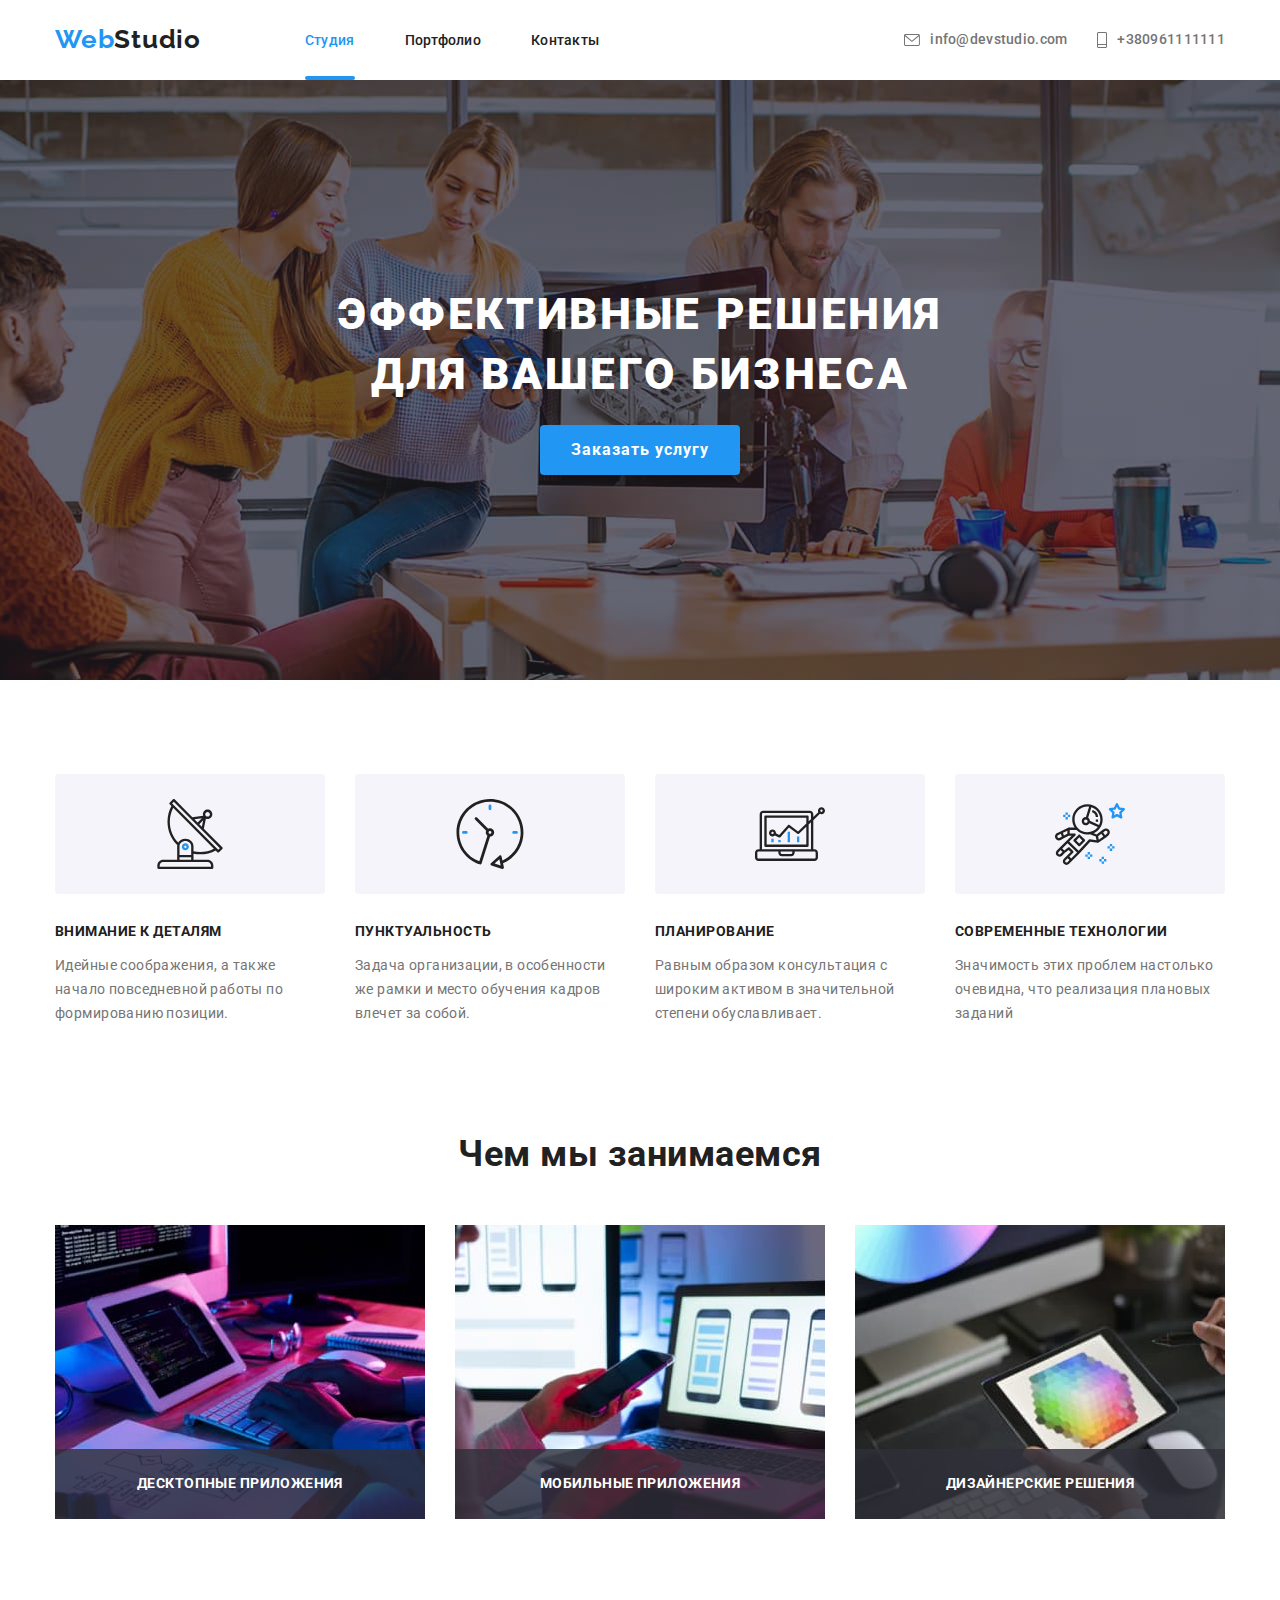
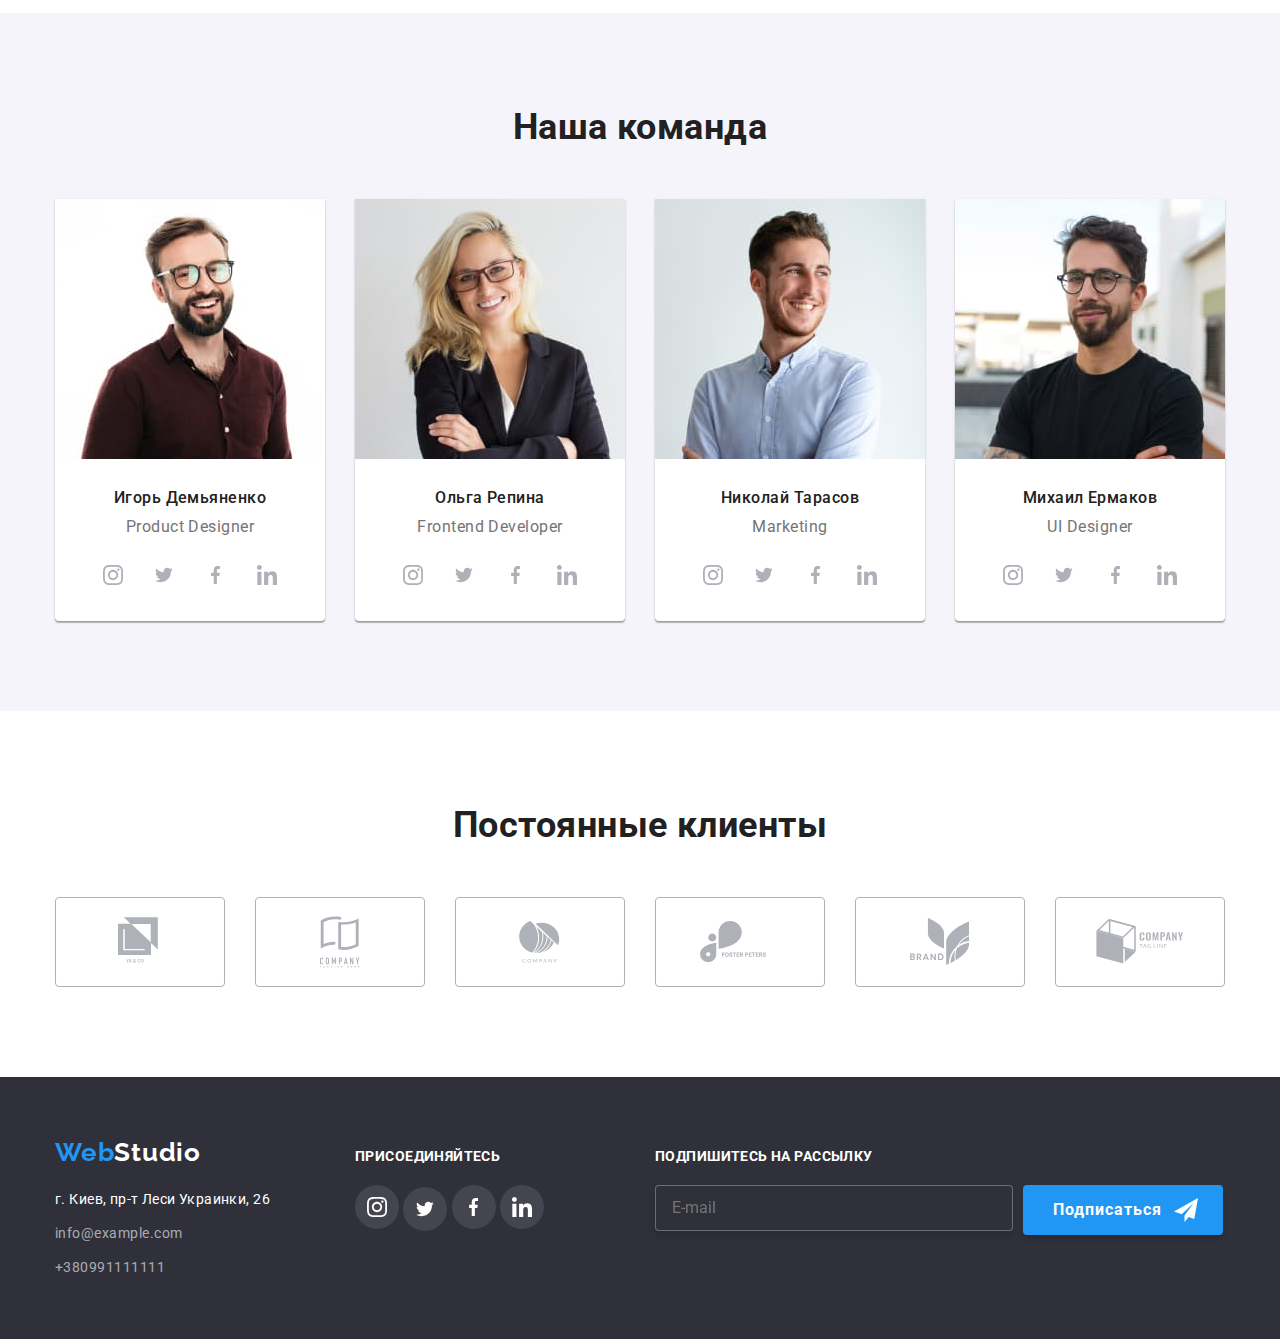
<file: index.html>
<!DOCTYPE html>
<html lang="ru">

<head>
  <meta charset="UTF-8" />
  <meta name="viewport" content="width=device-width, initial-scale=1.0" />

  <title>myStudio</title>

  <link href="https://fonts.googleapis.com/css2?family=Raleway:wght@700&family=Roboto:wght@400;500;700;900&display=swap"
    rel="stylesheet" />

  <link rel="stylesheet" href="./css/main.min.css" />
</head>

<body class="main-container">
  <!-- хедер -->
  <header class="page-header">

    <div class="container">

      <nav class="main-nav">

        <a href="./" class="logo">Web<span class="logo--black">Studio</span></a>

        <button type="button" aria-label="кнопка меню" class="menu-button " data-menu-button>

          <svg class="menu-button__icon" width="40px" height="40px" aria-label="переключатель мобильного меню">

            <use class="menu-button__icon--menu" href="./images/symbol-defs.svg#icon-menu40px"></use>
            <use class="menu-button__icon--cross" href="./images/symbol-defs.svg#icon-close40px"></use>

          </svg>

        </button>

        <div class="menu-container" id="menu-container" data-menu>

          <ul class="site-nav">

            <li class="site-nav__item">
              <a href="" class="link site-nav__link--active current">Студия</a>
            </li>

            <li class="site-nav__item">
              <a href="./portfolio.html" class="link site-nav__link--active">Портфолио</a>
            </li>

            <li class="site-nav__item">
              <a href="" class="link site-nav__link--active">Контакты</a>
            </li>

          </ul>

          <ul class="auth-nav">

            <li class="auth-nav__item">
              <a href="mailto:info@devstudio.com" class="auth-nav__link">
                <svg class="auth-nav__icon" width="16px" height="12px">
                  <use href="./images/symbol-defs.svg#icon-mail"></use>
                </svg>
                info@devstudio.com</a>
            </li>
            <li class="auth-nav__item">
              <a href="tel:+380961111111" class="auth-nav__link">
                <svg class="auth-nav__icon" width="10px" height="16px">
                  <use href="./images/symbol-defs.svg#icon-tell"></use>
                </svg>
                +380961111111</a>
            </li>
          </ul>
        </div>

      </nav>


    </div>
  </header>
  <!-- основной контент страницы -->
  <main>
    <section class="main-hero">

      <div class="main-hero__item">
        <div>
          <h1 class="main-hero__title">Эффективные решения для вашего бизнеса</h1>
        </div>
        <div>
          <button type="button" class="main-hero__botton"data-modal-open>
            Заказать услугу
          </button>
        </div>
      </div>

    </section>

    <!-- О нас -->

    <section class="about-us">

      <div class="container">

        <ul class="about-us__list">

          <li class="about-us__item">

            <div class="about-us__icon-container">

              <svg width="70" height="70">
                <use href="./images/symbol-defs.svg#icon-antenna"></use>
              </svg>

            </div>

            <h2 class="about-us__title">ВНИМАНИЕ К ДЕТАЛЯМ</h2>

            <p class="about-us__text">
              Идейные соображения, а также начало повседневной работы по
              формированию позиции.
            </p>

          </li>

          <li class="about-us__item">

            <div class="about-us__icon-container">

              <svg width="70" height="70">
                <use href="./images/symbol-defs.svg#icon-clock"></use>
              </svg>

            </div>

            <h2 class="about-us__title">ПУНКТУАЛЬНОСТЬ</h2>

            <p class="about-us__text">
              Задача организации, в особенности же рамки и место обучения
              кадров влечет за собой.
            </p>

          </li>

          <li class="about-us__item">

            <div class="about-us__icon-container">

              <svg width="70" height="70">
                <use href="./images/symbol-defs.svg#icon-diagram"></use>
              </svg>

            </div>

            <h2 class="about-us__title">ПЛАНИРОВАНИЕ</h2>

            <p class="about-us__text">
              Равным образом консультация с широким активом в значительной
              степени обуславливает.
            </p>

          </li>

          <li class="about-us__item">

            <div class="about-us__icon-container">

              <svg width="70" height="70">
                <use href="./images/symbol-defs.svg#icon-astronaut"></use>
              </svg>

            </div>

            <h2 class="about-us__title">СОВРЕМЕННЫЕ ТЕХНОЛОГИИ</h2>

            <p class="about-us__text">
              Значимость этих проблем настолько очевидна, что реализация
              плановых заданий
            </p>

          </li>

        </ul>

      </div>

    </section>

    <!-- Чем мы занимаемся -->

    <section class="profesion">
      <div class="container">
        <h2 class="profesion__title">Чем мы занимаемся</h2>

        <ul class="work-list">
          <li class="work-list__item">
            <div class="work-list__container">
              <p class="work-list__content">ДЕСКТОПНЫЕ ПРИЛОЖЕНИЯ</p>
            </div>
            <img srcset="./images/DesctopAnnexes.jpg 1x,
                         ./images/DesctopAnnexes-2x.jpg 2x" src="./images/img.jpg" alt="картинка десктопного приложения которое мы разрабатываем"
              width="370" />
          </li>
          <li class="work-list__item">
            <div class="work-list__container">
              <p class="work-list__content">МОБИЛЬНЫЕ ПРИЛОЖЕНИЯ</p>
            </div>
            <img srcset="./images/MobileAnnexes.jpg 1x,
                         ./images/MobileAnnexes-2x.jpg 2x" src="./images/img2.jpg" alt="картинка мобильного приложения которое мы разрабатываем"
              width="370" />
          </li>
          <li class="work-list__item">
            <div class="work-list__container">
              <p class="work-list__content">ДИЗАЙНЕРСКИЕ РЕШЕНИЯ</p>
            </div>
            <img srcset="./images/DesignSolutions.jpg 1x,
                         ./images/DesignSolutions-2x.jpg 2x" src="./images/img3.jpg" alt="картинка наше дезайнерское решение"
              width="370" />
          </li>
        </ul>
      </div>
    </section>

    <!-- Наша команда -->

    <section class="command">
      <div class="container">
        <h2 class="command__title">Наша команда</h2>

        <ul class="command__list">
          <li class="command__item">

            <picture>

              <source srcset="./images/ProductDesinger-450.jpg 450w,
                              ./images/ProductDesinger-450-2x.jpg 900w"

                              media="(max-width:767px)"
                              sizes="(max-width:767px) 450px,100vw">

              <source srcset="./images/ProductDesinger-354.jpg 354w,
                              ./images/ProductDesinger-354-2x.jpg 708w" 

                              media="(min-width:768px) and (max-width:1199px)"
                              sizes="(min-width:768px) 354px,100vw">

              <source srcset="./images/ProductDesinger-270.jpg 270w,
                              ./images/ProductDesinger-270-2x.jpg 540w" 

                              media="(min-width:1200px)"
                              sizes="(min-width:1200px) 270px,100vw">

              <img src="./images/ProductDesinger-354.jpg" alt="фото Product Desinger" />

            </picture>

            <h3 class="command__initials">Игорь Демьяненко</h3>
            <p class="command__profesion">Product Designer</p>

            <ul class="command-social">
              <li>
                <a href="" class="command-social__link">
                  <svg class="command-social__icon" width="20" height="20">
                    <use href="./images/symbol-defs.svg#icon-instagram"></use>
                  </svg>
                </a>
              </li>
              <li>
                <a href="" class="command-social__link">
                  <svg class="command-social__icon" width="20" height="16">
                    <use href="./images/symbol-defs.svg#icon-twitter"></use>
                  </svg></a>
              </li>
              <li>
                <a href="" class="command-social__link">
                  <svg class="command-social__icon" width="10" height="20">
                    <use href="./images/symbol-defs.svg#icon-face"></use>
                  </svg></a>
              </li>
              <li>
                <a href="" class="command-social__link">
                  <svg class="command-social__icon" width="20" height="20">
                    <use href="./images/symbol-defs.svg#icon-linkedin"></use>
                  </svg></a>
              </li>
            </ul>
          </li>
          <li class="command__item">

            <picture>

              <source srcset="./images/FrontendDeveloper-450.jpg 450w,
                              ./images/FrontendDeveloper-450-2x.jpg 900w"

                               media="(max-width:767px)"
                               sizes="(min-width:320px) 450px,100vw">

              <source srcset="./images/FrontendDeveloper-354.jpg 354w,
                              ./images/FrontendDeveloper-354-2x.jpg 708w"

                               media="(min-width:768px) and (max-width:1199px)"
                               sizes="(min-width:768px) 354px,100vw">

              <source srcset="./images/FrontendDeveloper-270.jpg 270w,
                              ./images/FrontendDeveloper-270-2x.jpg 540w" 

                               media="(min-width:1200px)"
                               sizes="(min-width:1200px) 270px,100vw">

              <img src="./images/FrontendDeveloper-354.jpg" alt="фото Frontend Developer" />

            </picture>

            <h3 class="command__initials">Ольга Репина</h3>
            <p class="command__profesion">Frontend Developer</p>
            <ul class="command-social">
              <li>
                <a href="" class="command-social__link">
                  <svg class="command-social__icon" width="20" height="20">
                    <use href="./images/symbol-defs.svg#icon-instagram"></use>
                  </svg>
                </a>
              </li>
              <li>
                <a href="" class="command-social__link">
                  <svg class="command-social__icon" width="20" height="16">
                    <use href="./images/symbol-defs.svg#icon-twitter"></use>
                  </svg></a>
              </li>
              <li>
                <a href="" class="command-social__link">
                  <svg class="command-social__icon" width="10" height="20">
                    <use href="./images/symbol-defs.svg#icon-face"></use>
                  </svg></a>
              </li>
              <li>
                <a href="" class="command-social__link">
                  <svg class="command-social__icon" width="20" height="20">
                    <use href="./images/symbol-defs.svg#icon-linkedin"></use>
                  </svg></a>
              </li>
            </ul>
          </li>
          <li class="command__item">
            <picture>

              <source srcset="./images/Marketing-450.jpg 450w,
                              ./images/Marketing-450-2x.jpg 900w" 

                              media="(max-width:767px)"
                              sizes="(min-width:480px) 450px,100vw">

              <source srcset="./images/Marketing-354.jpg 354w,
                              ./images/Marketing-354-2x.jpg 708w"

                              media="(min-width:768px) and (max-width:1199px)"
                              sizes="(min-width:768px) 354px,100vw">

              <source srcset="./images/Marketing-270.jpg 270w,
                              ./images/Marketing-270-2x.jpg 540w"

                              media="(min-width:1200px)"
                              sizes="(min-width:1200px) 270px,100vw">

              <img src="./images/Marketing-354.jpg" alt="фото Marketing" />

            </picture>
            <h3 class="command__initials">Николай Тарасов</h3>
            <p class="command__profesion">Marketing</p>
            <ul class="command-social">
              <li>
                <a href="" class="command-social__link">
                  <svg class="command-social__icon" width="20" height="20">
                    <use href="./images/symbol-defs.svg#icon-instagram"></use>
                  </svg>
                </a>
              </li>
              <li>
                <a href="" class="command-social__link">
                  <svg class="command-social__icon" width="20" height="16">
                    <use href="./images/symbol-defs.svg#icon-twitter"></use>
                  </svg></a>
              </li>
              <li>
                <a href="" class="command-social__link">
                  <svg class="command-social__icon" width="10" height="20">
                    <use href="./images/symbol-defs.svg#icon-face"></use>
                  </svg></a>
              </li>
              <li>
                <a href="" class="command-social__link">
                  <svg class="command-social__icon" width="20" height="20">
                    <use href="./images/symbol-defs.svg#icon-linkedin"></use>
                  </svg></a>
              </li>
            </ul>
          </li>
          <li class="command__item">
            <picture>

              <source srcset="./images/UiDesigner-450.jpg 450w,
                              ./images/UiDesigner-450-2x.jpg 900w"

                               media="(max-width:767px)"
                               sizes="(min-width:480px) 450px,100vw">

              <source srcset="./images/UiDesigner-354.jpg 354w,
                              ./images/UiDesigner-354-2x.jpg 708w" 

                              media="(min-width:768px) and (max-width:1199px)"
                              sizes="(min-width:768px) 354px,100vw">

              <source srcset="./images/UiDesigner-270.jpg 270w,
                              ./images/UiDesigner-270-2x.jpg 540w" 

                              media="(min-width:1200px)"
                              sizes="(min-width:1200px) 270px,100vw">

              <img src="./images/UiDesigner-354.jpg" alt="фото UiDesigner" />

            </picture>
            <h3 class="command__initials">Михаил Ермаков</h3>
            <p class="command__profesion">UI Designer</p>
            <ul class="command-social">
              <li>
                <a href="" class="command-social__link">
                  <svg class="command-social__icon" width="20" height="20">
                    <use href="./images/symbol-defs.svg#icon-instagram"></use>
                  </svg>
                </a>
              </li>
              <li>
                <a href="" class="command-social__link">
                  <svg class="command-social__icon" width="20" height="16">
                    <use href="./images/symbol-defs.svg#icon-twitter"></use>
                  </svg></a>
              </li>
              <li>
                <a href="" class="command-social__link">
                  <svg class="command-social__icon" width="10" height="20">
                    <use href="./images/symbol-defs.svg#icon-face"></use>
                  </svg></a>
              </li>
              <li>
                <a href="" class="command-social__link">
                  <svg class="command-social__icon" width="20" height="20">
                    <use href="./images/symbol-defs.svg#icon-linkedin"></use>
                  </svg></a>
              </li>
            </ul>
          </li>
        </ul>
      </div>
    </section>
    <!-- Клиенты -->
    <section class="client">
      <div class="container">
        <h2 class="client__title">Постоянные клиенты</h2>

        <ul class="client__list">
          <li class="client__item">
            <a href="" class="client__link">
              <svg class="client__icon" width="44" height="49">
                <use href="./images/symbol-defs.svg#icon-logo-1"></use>
              </svg>
            </a>
          </li>

          <li class="client__item">
            <a href="" class="client__link">
              <svg class="client__icon" width="40" height="52">
                <use href="./images/symbol-defs.svg#icon-logo-2"></use>
              </svg>
            </a>
          </li>
          <li class="client__item">
            <a href="" class="client__link">
              <svg class="client__icon" width="41" height="42">
                <use href="./images/symbol-defs.svg#icon-logo-3"></use>
              </svg>
            </a>
          </li>
          <li class="client__item">
            <a href="" class="client__link">
              <svg class="client__icon" width="79" height="42">
                <use href="./images/symbol-defs.svg#icon-logo-4"></use>
              </svg>
            </a>
          </li>
          <li class="client__item">
            <a href="" class="client__link">
              <svg class="client__icon" width="59" height="47">
                <use href="./images/symbol-defs.svg#icon-logo-5"></use>
              </svg>
            </a>
          </li>
          <li class="client__item">
            <a href="" class="client__link">
              <svg class="client__icon" width="88" height="45">
                <use href="./images/symbol-defs.svg#icon-logo-6"></use>
              </svg>
            </a>
          </li>
        </ul>
      </div>
    </section>
  </main>

  <!-- футер  -->

  <footer class="footer">

    <div class="container footer__container--center">
      <div class="footer__conteiner--adaptive">
        <div class="footer__adress">
          <a href="./" class="logo">Web<span class="footer__logo--white">Studio</span></a>

          <p class="footer__text">г. Киев, пр-т Леси Украинки, 26</p>

          <ul class="footer__list">

            <li class="footer__item">

              <a href="mailto:info@devstudio.com" class="footer__link">info@example.com</a>
            </li>
            <li>
              <a href="tal:+380991111111" class="footer__link">+380991111111</a>
            </li>
          </ul>
        </div>

        <div class="footer__socials">

     <b class="footer__title">ПРИСОЕДИНЯЙТЕСЬ</b>     

          <div class="footer__icon">

            <a href="" class="footer__link">
              <svg class="footer__icon--white" width="20" height="20">
                <use href="./images/symbol-defs.svg#icon-instagram"></use>
              </svg></a>
          </div>

          <div class="footer__icon">

            <a href="" class="footer__link">
              <svg class="footer__icon--white" width="20" height="16">
                <use href="./images/symbol-defs.svg#icon-twitter"></use>
              </svg></a>

          </div>

          <div class="footer__icon">
            <a href="" class="footer__link">
              <svg class="footer__icon--white" width="10" height="20">
                <use href="./images/symbol-defs.svg#icon-face"></use>
              </svg></a>
          </div>

          <div class="footer__icon">
            <a href="" class="footer__link">
              <svg class="footer__icon--white" width="20" height="20">
                <use href="./images/symbol-defs.svg#icon-linkedin"></use>
              </svg></a>
          </div>
        </div>
      </div>

      <div class="footer-form__container">
        <form class="footer-form">Подпишитесь на рассылку</form>

        <input class="footer-form__input" type="text" placeholder="E-mail">
       

        <button type="button" class="footer-form__button">Подписаться
          <span class="footer-form__button--icon"></span>
        </button>
      </div>

    </div>
  </footer>

  <div class="backdrop is-hidden" data-modal>

    <div class="modal">

      <button type="button" aria-label="кнопка закрытия модалки"class="modal__btn-close" data-modal-close>
        <svg class="modal__btn-icon" width="18" height="18">
          <use href="./images/symbol-defs.svg#icon-close-black"></use>
        </svg>
      </button>

      <!-- форма -->
      <form class="modal-form">

        <h3 class="modal-form__title">Оставьте свои данные, мы вам перезвоним</h3>

        <label class="modal-form__label" for="name">Имя</label>

        <div class="modal-form__input--flex">

          <input class="modal-form__input" type="text" name="name" id="name" autocomplete="off" />

          <svg class="modal-form__icon" width="20" height="20">
            <use href="./images/symbol-defs.svg#icon-Name"></use>
          </svg>

        </div>

        <label class="modal-form__label" for="tel">Телефон</label>

        <div class="modal-form__input--flex">

          <input class="modal-form__input" type="tel" name="tel" id="tel" autocomplete="off" />

          <svg class="modal-form__icon" width="18" height="18">
            <use href="./images/symbol-defs.svg#icon-Phone"></use>
          </svg>

        </div>

        <label class="modal-form__label" for="mail">Почта</label>

        <div class="modal-form__input--flex">

          <input class="modal-form__input" type="email" name="mail" id="mail" />

          <svg class="modal-form__icon" width="20" height="20">
            <use href="./images/symbol-defs.svg#icon-modalmail"></use>
          </svg>

        </div>

        <label class="modal-form__label">Комментарий</label>

        <div class="modal-form__input--flex">
          <textarea class="modal-form__input form-textarea" name="comment" rows="5" placeholder="Введите текст"></textarea>
        </div>

        <div class="checkbox-container">

          <label class="label-checkbox">

            <input class="checkbox" type="checkbox" name="checkbox" value="" />

            <svg class="checkbox-icon" width="16" height="15">
              <use href="./images/symbol-defs.svg#icon-icon-check"></use>
            </svg>
            <span class="form-item"> Соглашаюсь с рассылкой и принимаю
              <a class="link-checkbox" href=""> Условия договора</a></span>
          </label>

        </div>
        <button class="service form-botton" type="submit">Отправить</button>

      </form>
    </div>
  </div>
  <script src="./js/modal.js"></script>
  <script src="./js/menu.js"></script>
</body>

</html>
</file>
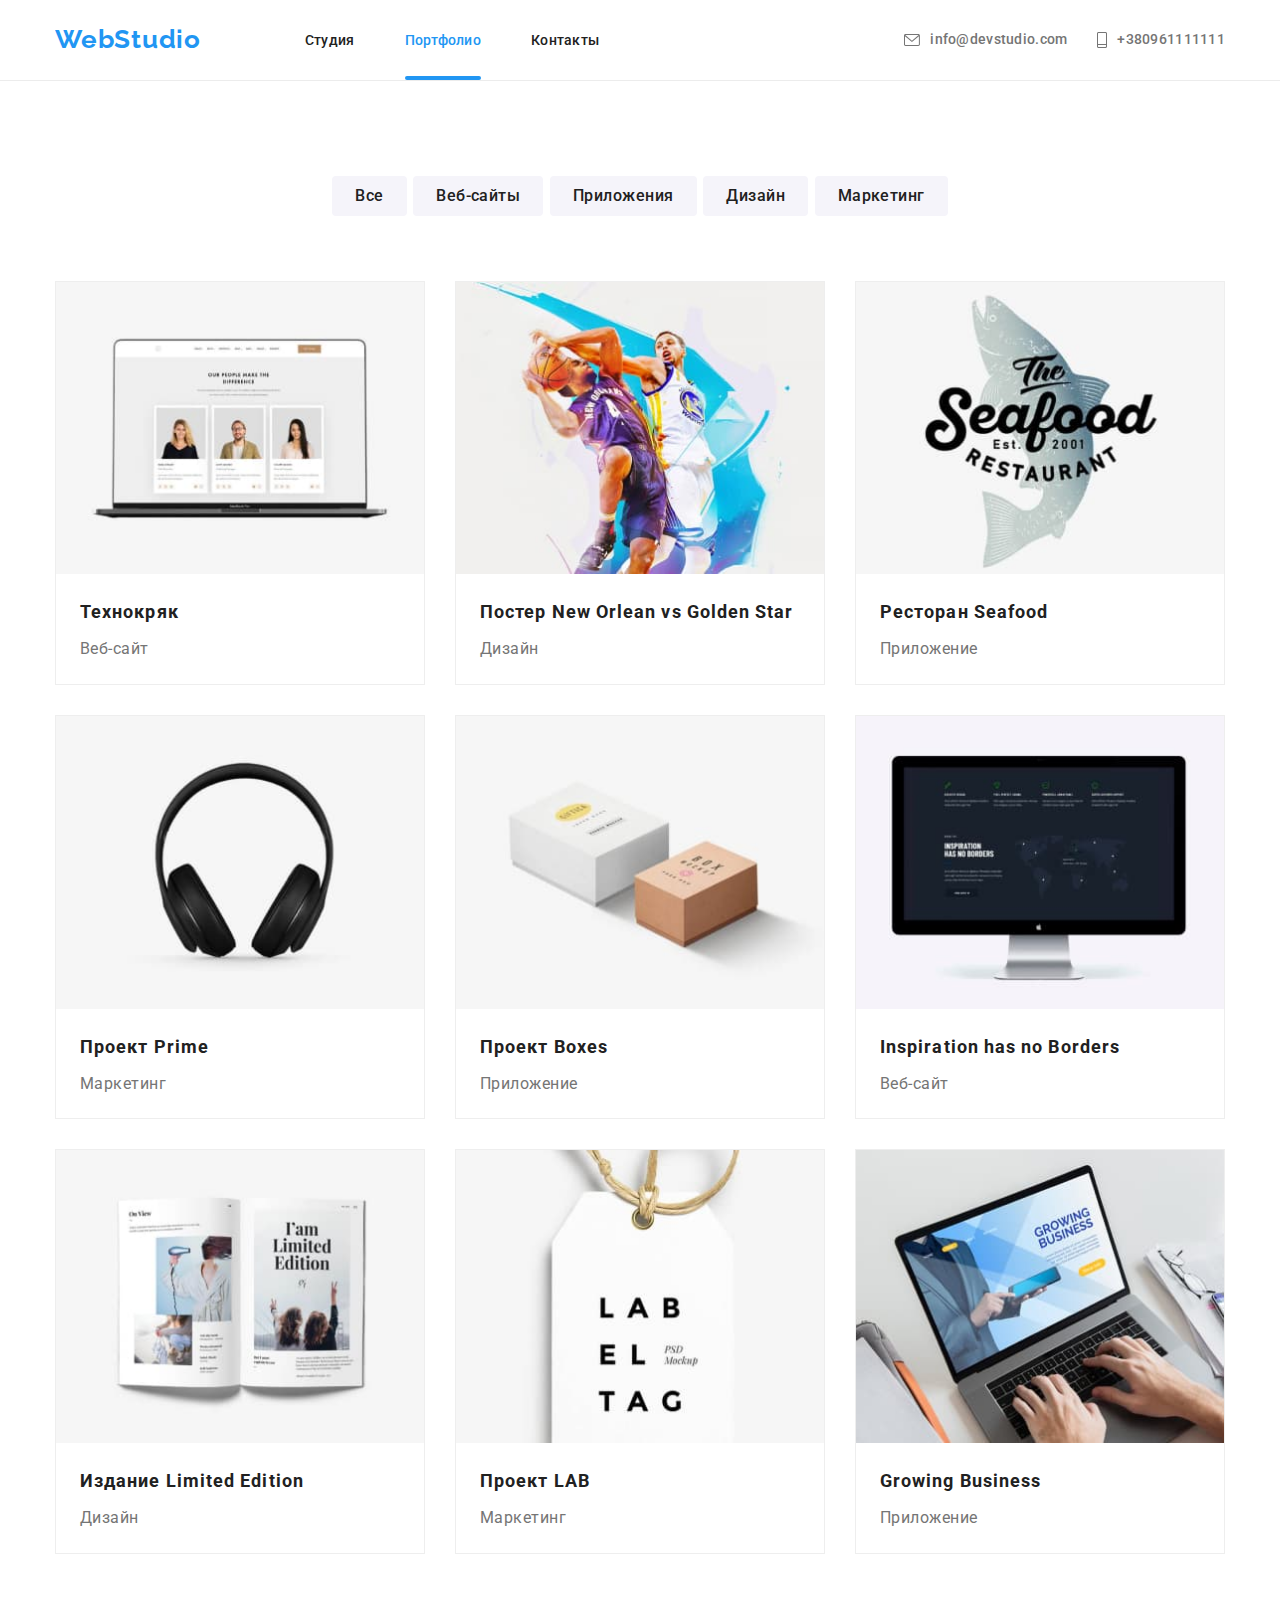
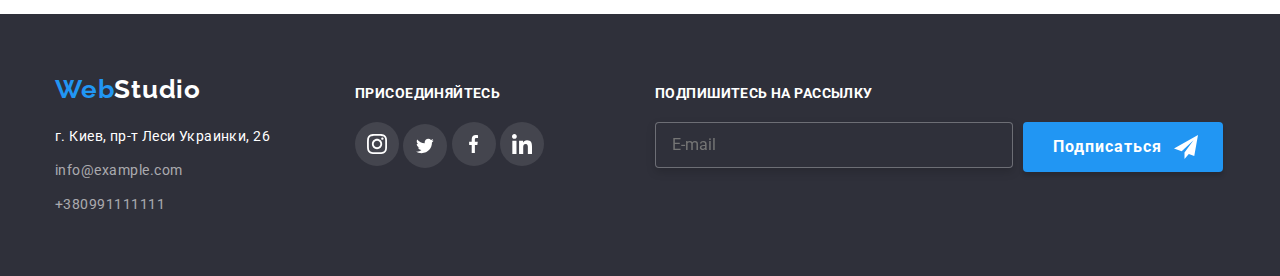
<file: portfolio.html>
<!DOCTYPE html>
<html lang="ru">

<head>
    <meta charset="UTF-8">
    <meta name="viewport" content="width=device-width, initial-scale=1.0">
    <title>Document</title>
    <link
        href="https://fonts.googleapis.com/css2?family=Raleway:wght@700&family=Roboto:wght@400;500;700;900&display=swap"
        rel="stylesheet">
    <link rel="stylesheet"
        href="https://cdnjs.cloudflare.com/ajax/libs/modern-normalize/0.7.0/modern-normalize.min.css">
    <link rel="stylesheet" href="./css/main.min.css">
</head>

<body class="main-container">

    <header class="portfolio-header page-header">

        <div class="container header-container">

            <nav class="main-nav">

                <a href="./" class="logo">Web<span class="page-header__logo--black">Studio</span></a>

                <button type="button" class="menu-button" data-menu-button>      

                    <svg class="menu-button__icon" width="40px" height="40px"
                        aria-label="переключатель мобильного меню">

                        <use class="menu-button__icon--menu" href="./images/symbol-defs.svg#icon-menu40px"></use>
                        <use class="menu-button__icon--cross" href="./images/symbol-defs.svg#icon-close40px"></use>

                    </svg>

                </button>

                <div class="menu-container" id="menu-container" data-menu>

                    <ul class="site-nav">

                        <li class="site-nav__item">
                            <a href="./index.html" class="link site-nav__link--active">Студия</a>
                        </li>
                        <li class="site-nav__item">
                            <a href="" class="link site-nav__link--active current">Портфолио</a>
                        </li>
                        <li class="site-nav__item">
                            <a href="" class="link site-nav__link--active">Контакты</a>
                        </li>

                    </ul>

                    <ul class="auth-nav">

                        <li class="auth-nav__item">
                            <a href="mailto:info@devstudio.com" class="auth-nav__link">
                                <svg class="auth-nav__icon" width="16px" height="12px">
                                    <use href="./images/symbol-defs.svg#icon-mail"></use>
                                </svg>info@devstudio.com
                            </a>
                        </li>
                        <li class="auth-nav__item">
                            <a href="tel:+380961111111" class="auth-nav__link">
                                <svg class="auth-nav__icon" width="10px" height="16px">
                                    <use href="./images/symbol-defs.svg#icon-tell"></use>
                                </svg>+380961111111
                            </a>
                        </li>

                    </ul>

                </div>
            </nav>
        </div>

    </header>

    <main>

        <div class="button-container">

            <ul class="button-list">

                <li class="portfolio-button">
                    <button class="item" type="button">Все</button>
                </li>

                <li class="portfolio-button">
                    <button class="item" type="button">Веб-сайты</button>
                </li>

                <li class="portfolio-button">
                    <button class="item" type="button">Приложения</button>
                </li>

                <li class="portfolio-button">
                    <button class="item" type="button">Дизайн</button>
                </li>

                <li class="portfolio-button">
                    <button class="item" type="button">Маркетинг</button>
                </li>

            </ul>

        </div>

        <section class="projeckt">

         <h2 class="visuallly-hidden">Portfolio</h2>

            <div class="container">

                <ul class="portfolio-style">

                    <li class="style-chyld">
                        <a class="portfolio-link" href="">
                            <div class="title-menu">
                                <div class="title-menu_function">

                                    <p class="title-menu_item">Технокряк это современная площадка распространения
                                        коронавируса.
                                        Компании используют эту платформу для цифрового шпионажа и атак
                                        на защищённые сервера конкурентов.</p>

                                </div>
                            </div>

                            <picture>

                                <source srcset="./images/Portfolio/Portfolio1-450.jpg 450w,
                                               ./images/Portfolio/Portfolio1-450-2x.jpg 900w"

                                                media="(max-width:767px)"
                                                sizes="(min-width:480px) 450px,100vw">

                                <source srcset="./images/Portfolio/Portfolio1-354.jpg 354w,
                                               ./images/Portfolio/Portfolio1-354-2x.jpg 708w" 

                                                media="(min-width:768px) and (max-width:1199px)"
                                                sizes="(min-width:768px) 354px,100vw">

                                <source srcset="./images/Portfolio/Portfolio1-370.jpg 370w,
                                               ./images/Portfolio/Portfolio1-370-2x.jpg 740w"

                                                 media="(min-width:1200px)"
                                                 sizes="(min-width:1200px) 370px,100vw">

                                <img src="./images/Portfolio/Portfolio1-354.jpg" alt="картинка Технокряк" />

                            </picture>
                            
                            <h2 class="style-title">Технокряк</h2>
                            <p class="text-item">Веб-сайт</p>
                           
                        </a>
                    </li>

                    <li class="style-chyld">
                        <a class="portfolio-link" href="">
                            <div class="title-menu">
                                <div class="title-menu_function">

                                    <p class="title-menu_item">Технокряк это современная площадка распространения
                                        коронавируса.
                                        Компании используют эту платформу для цифрового шпионажа и атак
                                        на защищённые сервера конкурентов.</p>

                                </div>
                            </div>

                            <picture>

                                <source srcset="./images/Portfolio/Portfolio2-450.jpg 450w,
                                                ./images/Portfolio/Portfolio2-450-2x.jpg 900w"

                                                media="(max-width:767px)" 
                                                sizes="(min-width:480px) 450px,100vw">

                                <source srcset="./images/Portfolio/Portfolio2-354.jpg 354w,
                                                ./images/Portfolio/Portfolio2-354-2x.jpg 708w"

                                                media="(min-width:768px) and (max-width:1199px)" 
                                                sizes="(min-width:768px) 354px,100vw">

                                <source srcset="./images/Portfolio/Portfolio2-370.jpg 370w,
                                                ./images/Portfolio/Portfolio2-370-2x.jpg 740w"

                                                 media="(min-width:1200px)" 
                                                 sizes="(min-width:1200px) 370px,100vw">

                                <img src="./images/Portfolio/Portfolio2-354.jpg" alt="Постер New Orlean vs Golden Star" />

                            </picture>


                            <h2 class="style-title">Постер New Orlean vs Golden Star</h2>
                            <p class="text-item">Дизайн</p>
                        </a>
                    </li>

                    <li class="style-chyld">
                        <a class="portfolio-link" href="">
                            <div class="title-menu">
                                <div class="title-menu_function">

                                    <p class="title-menu_item">Технокряк это современная площадка распространения
                                        коронавируса.
                                        Компании используют эту платформу для цифрового шпионажа и атак
                                        на защищённые сервера конкурентов.</p>

                                </div>
                            </div>

                            <picture>

                                <source srcset="./images/Portfolio/Portfolio3-450.jpg 450w,
                                               ./images/Portfolio/Portfolio3-450-2x.jpg 900w" 

                                               media="(max-width:767px)"
                                               sizes="(min-width:480px) 450px,100vw">

                                <source srcset="./images/Portfolio/Portfolio3-354.jpg 354w,
                                               ./images/Portfolio/Portfolio3-354-2x.jpg 708w" 

                                               media="(min-width:768px) and (max-width:1199px)"
                                               sizes="(min-width:768px) 354px,100vw">

                                <source srcset="./images/Portfolio/Portfolio3-370.jpg 370w,
                                               ./images/Portfolio/Portfolio3-370-2x.jpg 740w"

                                               media="(min-width:1200px)" 
                                               sizes="(min-width:1200px) 370px,100vw">

                                <img src="./images/Portfolio/Portfolio3-354.jpg" alt="картинка Ресторан Seafood" />

                            </picture>


                            <h2 class="style-title">Ресторан Seafood</h2>
                            <p class="text-item">Приложение</p>
                        </a>
                    </li>

                    <li class="style-chyld">
                        <a class="portfolio-link" href="">
                            <div class="title-menu">
                                <div class="title-menu_function">

                                    <p class="title-menu_item">Технокряк это современная площадка распространения
                                        коронавируса.
                                        Компании используют эту платформу для цифрового шпионажа и атак
                                        на защищённые сервера конкурентов.</p>

                                </div>
                            </div>

                            <picture>

                                <source srcset="./images/Portfolio/Portfolio4-450.jpg 450w,
                                               ./images/Portfolio/Portfolio4-450-2x.jpg 900w" 

                                               media="(max-width:767px)"
                                                sizes="(min-width:480px) 450px,100vw">

                                <source srcset="./images/Portfolio/Portfolio4-354.jpg 354w,
                                               ./images/Portfolio/Portfolio4-354-2x.jpg 708w"

                                                media="(min-width:768px) and (max-width:1199px)"
                                                sizes="(min-width:768px) 354px,100vw">

                                <source srcset="./images/Portfolio/Portfolio4-370.jpg 370w,
                                               ./images/Portfolio/Portfolio4-370-2x.jpg 740w"

                                                media="(min-width:1200px)" 
                                                sizes="(min-width:1200px) 370px,100vw">

                                <img src="./images/Portfolio/Portfolio4-354.jpg" alt="картинка Проект Prime" />

                            </picture>


                            <h2 class="style-title">Проект Prime</h2>
                            <p class="text-item">Маркетинг</p>
                        </a>
                    </li>

                    <li class="style-chyld">
                        <a class="portfolio-link" href="">
                            <div class="title-menu">
                                <div class="title-menu_function">

                                    <p class="title-menu_item">Технокряк это современная площадка распространения
                                        коронавируса.
                                        Компании используют эту платформу для цифрового шпионажа и атак
                                        на защищённые сервера конкурентов.</p>

                                </div>
                            </div>

                            <picture>

                                <source srcset="./images/Portfolio/Portfolio5-450.jpg 450w,
                                               ./images/Portfolio/Portfolio5-450-2x.jpg 900w"

                                                media="(max-width:767px)"
                                                sizes="(min-width:480px) 450px,100vw">

                                <source srcset="./images/Portfolio/Portfolio5-354.jpg 354w,
                                               ./images/Portfolio/Portfolio5-354-2x.jpg 708w" 

                                               media="(min-width:768px) and (max-width:1199px)"
                                                sizes="(min-width:768px) 354px,100vw">

                                <source srcset="./images/Portfolio/Portfolio5-370.jpg 370w,
                                               ./images/Portfolio/Portfolio5-370-2x.jpg 740w"

                                                media="(min-width:1200px)"
                                                 sizes="(min-width:1200px) 370px,100vw">

                                <img src="./images/Portfolio/Portfolio5-354.jpg" alt="картинка Проект Boxes" />

                            </picture>


                            <h1 class="style-title">Проект Boxes</h2>
                                <p class="text-item">Приложение</p>
                        </a>
                    </li>

                    <li class="style-chyld">
                        <a class="portfolio-link" href="">
                            <div class="title-menu">
                                <div class="title-menu_function">

                                    <p class="title-menu_item">Технокряк это современная площадка распространения
                                        коронавируса.
                                        Компании используют эту платформу для цифрового шпионажа и атак
                                        на защищённые сервера конкурентов.</p>

                                </div>
                            </div>

                            <picture>

                                <source srcset="./images/Portfolio/Portfolio6-450.jpg 450w,
                                                ./images/Portfolio/Portfolio6-450-2x.jpg 900w"

                                                media="(max-width:767px)"
                                                 sizes="(min-width:480px) 450px,100vw">

                                <source srcset="./images/Portfolio/Portfolio6-354.jpg 354w,
                                                ./images/Portfolio/Portfolio6-354-2x.jpg 708w"

                                                media="(min-width:768px) and (max-width:1199px)" 
                                                sizes="(min-width:768px) 354px,100vw">

                                <source srcset="./images/Portfolio/Portfolio6-370.jpg 370w,
                                                ./images/Portfolio/Portfolio6-370-2x.jpg 740w"

                                                 media="(min-width:1200px)"
                                                  sizes="(min-width:1200px) 370px,100vw">

                                <img src="./images/Portfolio/Portfolio6-354.jpg" alt="картинка Inspiration has no Borders" />

                            </picture>


                            <h2 class="style-title">Inspiration has no Borders</h2>
                            <p class="text-item">Веб-сайт</p>
                        </a>
                    </li>

                    <li class="style-chyld">
                        <a class="portfolio-link" href="">
                            <div class="title-menu">
                                <div class="title-menu_function">

                                    <p class="title-menu_item">Технокряк это современная площадка распространения
                                        коронавируса.
                                        Компании используют эту платформу для цифрового шпионажа и атак
                                        на защищённые сервера конкурентов.</p>

                                </div>
                            </div>

                            <picture>

                                <source srcset="./images/Portfolio/Portfolio7-450.jpg 450w,
                                                ./images/Portfolio/Portfolio7-450-2x.jpg 900w"

                                                 media="(max-width:767px)" 
                                                 sizes="(min-width:480px) 450px,100vw">

                                <source srcset="./images/Portfolio/Portfolio7-354.jpg 354w,
                                                ./images/Portfolio/Portfolio7-354-2x.jpg 708w"

                                                 media="(min-width:768px) and (max-width:1199px)" 
                                                 sizes="(min-width:768px) 354px,100vw">

                                <source srcset="./images/Portfolio/Portfolio7-370.jpg 370w,
                                                ./images/Portfolio/Portfolio7-370-2x.jpg 740w"

                                                 media="(min-width:1200px)" 
                                                 sizes="(min-width:1200px) 370px,100vw">

                                <img src="./images/Portfolio/Portfolio7-354.jpg" alt="картинка Издание Limited Edition" />

                            </picture>


                            <h2 class="style-title">Издание Limited Edition</h2>
                            <p class="text-item">Дизайн</p>
                        </a>
                    </li>

                    <li class="style-chyld">
                        <a class="portfolio-link" href="">
                            <div class="title-menu">
                                <div class="title-menu_function">

                                    <p class="title-menu_item">Технокряк это современная площадка распространения
                                        коронавируса.
                                        Компании используют эту платформу для цифрового шпионажа и атак
                                        на защищённые сервера конкурентов.</p>

                                </div>
                            </div>

                            <picture>

                                <source srcset="./images/Portfolio/Portfolio8-450.jpg 450w,
                                                ./images/Portfolio/Portfolio8-450-2x.jpg 900w"

                                                 media="(max-width:767px)"
                                                  sizes="(min-width:480px) 450px,100vw">

                                <source srcset="./images/Portfolio/Portfolio8-354.jpg 354w,
                                                ./images/Portfolio/Portfolio8-354-2x.jpg 708w"

                                                 media="(min-width:768px) and (max-width:1199px)"
                                                 sizes="(min-width:768px) 354px,100vw">

                                <source srcset="./images/Portfolio/Portfolio8-370.jpg 370w,
                                                ./images/Portfolio/Portfolio8-370-2x.jpg 740w"

                                                 media="(min-width:1200px)" 
                                                 sizes="(min-width:1200px) 370px,100vw">

                                <img src="./images/Portfolio/Portfolio8-354.jpg" alt="картинка Проект LAB" />

                            </picture>


                            <h2 class="style-title">Проект LAB</h1>
                                <p class="text-item">Маркетинг</p>
                        </a>
                    </li>

                    <li class="style-chyld">
                        <a class="portfolio-link" href="">
                            <div class="title-menu">
                                <div class="title-menu_function">

                                    <p class="title-menu_item">Технокряк это современная площадка распространения
                                        коронавируса.
                                        Компании используют эту платформу для цифрового шпионажа и атак
                                        на защищённые сервера конкурентов.</p>

                                </div>
                            </div>

                            <picture>

                                <source srcset="./images/Portfolio/Portfolio9-450.jpg 450w,
                                               ./images/Portfolio/Portfolio9-450-2x.jpg 900w"

                                                media="(max-width:767px)"
                                                sizes="(min-width:480px) 450px,100vw">

                                <source srcset="./images/Portfolio/Portfolio9-354.jpg 354w,
                                               ./images/Portfolio/Portfolio9-354-2x.jpg 708w"

                                                media="(min-width:768px) and (max-width:1199px)"
                                                sizes="(min-width:768px) 354px,100vw">

                                <source srcset="./images/Portfolio/Portfolio9-370.jpg 370w,
                                               ./images/Portfolio/Portfolio9-370-2x.jpg 740w"

                                               media="(min-width:1200px)" 
                                               sizes="(min-width:1200px) 370px,100vw">

                                <img src="./images/Portfolio/Portfolio9-354.jpg" alt="картинка Growing Business" />
                            </picture>
                            <h2 class="style-title">Growing Business</h2>
                            <p class="text-item">Приложение</p>
                        </a>
                    </li>
                </ul>
            </div>
        </section>
    </main>

    <!-- футер  -->

    <footer class="footer">

        <div class="container footer__container--center">
            <div class="footer__conteiner--adaptive">
                <div class="footer__adress">
                    <a href="./" class="logo">Web<span class="footer__logo--white">Studio</span></a>
                    <p class="footer__text">г. Киев, пр-т Леси Украинки, 26</p>
                    <ul class="footer__list">
                        <li class="footer__item">
                            <a href="mailto:info@devstudio.com" class="footer__link">info@example.com</a>
                        </li>
                        <li>
                            <a href="tal:+380991111111" class="footer__link">+380991111111</a>
                        </li>
                    </ul>
                </div>

                <div class="footer__socials">

             <b class="footer__title">ПРИСОЕДИНЯЙТЕСЬ</b>       

                    <div class="footer__icon">
                        <a href="" class="footer__link">
                            <svg class="footer__icon--white" width="20" height="20">
                                <use href="./images/symbol-defs.svg#icon-instagram"></use>
                            </svg></a>
                    </div>

                    <div class="footer__icon">
                        <a href="" class="footer__link">
                            <svg class="footer__icon--white width="20" height="16">
                                <use href="./images/symbol-defs.svg#icon-twitter"></use>
                            </svg></a>
                    </div>

                    <div class="footer__icon">
                        <a href="" class="footer__link">
                            <svg class="footer__icon--white" width="10" height="20">
                                <use href="./images/symbol-defs.svg#icon-face"></use>
                            </svg></a>

                    </div>

                    <div class="footer__icon">
                        <a href="" class="footer__link">
                            <svg class="footer__icon--white" width="20" height="20">
                                <use href="./images/symbol-defs.svg#icon-linkedin"></use>
                            </svg></a>
                    </div>
                </div>
            </div>
            <div class="footer-form__container">
                <form class="footer-form" for="join" action="">Подпишитесь на рассылку</form>
                <input class="footer-form__input" type="text" id="join" placeholder="E-mail">
                <button type="button" class="footer-form__button">Подписаться
                    <span class="footer-form__button--icon"></span>
                </button>
            </div>
        </div>
    </footer>
    <script src="./js/menu.js"></script>
</body>
</html>
</file>
<file: css/main.min.css>
/*! modern-normalize v1.0.0 | MIT License | https://github.com/sindresorhus/modern-normalize */*,*::before,*::after{-webkit-box-sizing:border-box;box-sizing:border-box}:root{-moz-tab-size:4;-o-tab-size:4;tab-size:4}html{line-height:1.15;-webkit-text-size-adjust:100%}body{margin:0}hr{height:0;color:inherit}abbr[title]{-webkit-text-decoration:underline dotted;text-decoration:underline dotted}b,strong{font-weight:bolder}small{font-size:80%}sub,sup{font-size:75%;line-height:0;position:relative;vertical-align:baseline}sub{bottom:-0.25em}sup{top:-0.5em}table{text-indent:0;border-color:inherit}button,input,optgroup,select,textarea{font-family:inherit;font-size:100%;line-height:1.15;margin:0}button,select{text-transform:none}button,[type='button'],[type='reset'],[type='submit']{-webkit-appearance:button}::-moz-focus-inner{border-style:none;padding:0}:-moz-focusring{outline:1px dotted Button Text}:-moz-ui-invalid{box-shadow:none}legend{padding:0}progress{vertical-align:baseline}::-webkit-inner-spin-button,::-webkit-outer-spin-button{height:auto}[type='search']{-webkit-appearance:textfield;outline-offset:-2px}::-webkit-search-decoration{-webkit-appearance:none}::-webkit-file-upload-button{-webkit-appearance:button;font:inherit}summary{display:list-item}.main-container .portfolio-link,.main-container .link-nav,.main-container .auth-nav .link,.site-nav .link,.logo,.auth-nav__link,.footer__list .footer__link{text-decoration:none}textarea{resize:none}.site-nav,.auth-nav,.about-us__list,.work-list,.command .command__list,.command .command__list .command__item .command-social,.client .client__list,.footer__list,.button-container .button-list{list-style:none;margin:0;padding:0}.main-container img{display:block;max-width:100%;height:auto}.main-hero,.work-list{display:-webkit-box;display:-ms-flexbox;display:flex}.footer-form__button,.modal .service{font-family:Roboto;font-weight:bold;color:white;background-color:#2196F3;letter-spacing:0.06em;font-size:16px;line-height:1.87;min-width:200px;height:50px;border:1px solid transparent;border-radius:4px;-webkit-box-shadow:0px 4px 4px rgba(0,0,0,0.15);box-shadow:0px 4px 4px rgba(0,0,0,0.15)}.visuallly-hidden{position:absolute;width:1px;height:1px;margin:1px;padding:0;border:0;clip:rect(0 0 0 0);overflow:hidden}.main-container{font-family:Roboto, Calibri;letter-spacing:0.03em;margin:0 auto;padding:0}.main-container .portfolio-header{border-bottom:1px solid #ececec}.main-container textarea{resize:none}.container{width:320px;padding-left:15px;padding-right:15px;margin-right:auto;margin-left:auto}@media screen and (min-width: 480px){.container{width:480px}}@media screen and (min-width: 768px){.container{width:768px}}@media screen and (min-width: 1200px){.container{width:1200px}}.page-header{position:relative}.main-nav{display:-webkit-box;display:-ms-flexbox;display:flex;-webkit-box-pack:justify;-ms-flex-pack:justify;justify-content:space-between;-webkit-box-align:center;-ms-flex-align:center;align-items:center;width:100%;overflow:hidden}@media screen and (min-width: 768px){.main-nav .menu-button__icon{display:none}}.menu-container{-webkit-box-align:center;-ms-flex-align:center;align-items:center;background-color:#ffffff}@media screen and (max-width: 767px){.menu-container{-webkit-transform:translateX(-120%);transform:translateX(-120%);-webkit-transition:-webkit-transform 250ms cubic-bezier(0.4, 0, 0.2, 1);transition:-webkit-transform 250ms cubic-bezier(0.4, 0, 0.2, 1);transition:transform 250ms cubic-bezier(0.4, 0, 0.2, 1);transition:transform 250ms cubic-bezier(0.4, 0, 0.2, 1), -webkit-transform 250ms cubic-bezier(0.4, 0, 0.2, 1);border-top:1px solid #ececec;-webkit-box-shadow:0px 4px 8px rgba(0,0,0,0.04),0px 2px 4px rgba(0,0,0,0.08),0px 1px 3px rgba(0,0,0,0.16);box-shadow:0px 4px 8px rgba(0,0,0,0.04),0px 2px 4px rgba(0,0,0,0.08),0px 1px 3px rgba(0,0,0,0.16);padding-top:58px;padding-bottom:82px}}@media screen and (max-width: 767px){.menu-container.is-open{-webkit-transform:translateX(0);transform:translateX(0)}}@media screen and (max-width: 767px){.menu-container{position:absolute;top:100%;width:100%;left:0;z-index:1}}@media screen and (min-width: 768px){.menu-container{display:-webkit-box;display:-ms-flexbox;display:flex}}.menu-button{width:40px;height:40px;background-color:#ffffff;margin:0;border:0;padding:0;outline:0}.menu-button .menu-button__icon--cross{display:none}.menu-button.is-open .menu-button__icon--cross{display:block}.menu-button.is-open .menu-button__icon--menu{display:none}.site-nav{-webkit-box-align:center;-ms-flex-align:center;align-items:center;display:-webkit-box;display:-ms-flexbox;display:flex;margin-right:84px}@media screen and (min-width: 1199px){.site-nav{margin-right:305px}}.site-nav__item:nth-child(-n+2){margin-bottom:40px}@media screen and (min-width: 768px){.site-nav__item:nth-child(-n+2){margin-bottom:0}}@media screen and (min-width: 768px){.site-nav__item+.site-nav__item{margin-left:50px}}.site-nav__link--active::after{display:block;position:absolute;content:"";height:4px;width:100%;bottom:0;background:#2196F3;border-radius:2px;-webkit-transform:scale(0);transform:scale(0);-webkit-transition:-webkit-transform 250ms cubic-bezier(0.4, 0, 0.2, 1);transition:-webkit-transform 250ms cubic-bezier(0.4, 0, 0.2, 1);transition:transform 250ms cubic-bezier(0.4, 0, 0.2, 1);transition:transform 250ms cubic-bezier(0.4, 0, 0.2, 1), -webkit-transform 250ms cubic-bezier(0.4, 0, 0.2, 1)}.site-nav__link--active:hover::after,.site-nav__link--active:focus::after{-webkit-transform:scaleX(1);transform:scaleX(1)}@media screen and (max-width: 767px){.site-nav__link--active{padding-bottom:8px}}@media screen and (min-width: 768px){.site-nav__link--active{padding-top:32px;padding-bottom:32px}}.site-nav .link{position:relative;letter-spacing:0.02em;font-weight:500;color:#212121;-webkit-transition-property:color;transition-property:color;-webkit-transition-duration:250ms;transition-duration:250ms;-webkit-transition-timing-function:cubic-bezier(0.4, 0, 0.2, 1);transition-timing-function:cubic-bezier(0.4, 0, 0.2, 1)}.site-nav .link.current{color:#2196F3}.site-nav .link.current::after{-webkit-transform:scaleX(1);transform:scaleX(1)}.site-nav .link:hover,.site-nav .link:focus,.site-nav .link:active{color:#2196F3}@media screen and (max-width: 767px){.site-nav .link{font-size:18px;line-height:1.16}}@media screen and (min-width: 768px){.site-nav .link{font-size:14px;line-height:1.14}}@media screen and (max-width: 767px){.site-nav{width:100%;-webkit-box-orient:vertical;-webkit-box-direction:normal;-ms-flex-direction:column;flex-direction:column}}.logo{padding-top:24px;padding-bottom:25px;font-family:Raleway;color:#2196F3;font-weight:bold;letter-spacing:0.03em}.logo .logo--black{color:#212121}@media screen and (max-width: 767px){.logo{padding-top:16px;padding-bottom:16px}}@media screen and (min-width: 768px) and (max-width: 1199px){.logo{padding-top:26px;padding-bottom:26px}}@media screen and (max-width: 1199px){.logo{font-size:24px;line-height:1.16}}@media screen and (min-width: 1200px){.logo{font-size:26px;line-height:1.19}}.auth-nav{padding-top:60px;display:-webkit-box;display:-ms-flexbox;display:flex;-webkit-box-pack:center;-ms-flex-pack:center;justify-content:center}@media screen and (max-width: 1199px){.auth-nav{-webkit-box-orient:vertical;-webkit-box-direction:normal;-ms-flex-direction:column;flex-direction:column}}@media screen and (max-width: 767px){.auth-nav{-webkit-box-align:center;-ms-flex-align:center;align-items:center}}@media screen and (min-width: 768px){.auth-nav{padding-top:0}}.auth-nav__item+.auth-nav__item{margin-top:16px}@media screen and (min-width: 768px){.auth-nav__item+.auth-nav__item{margin-top:10px}}@media screen and (min-width: 1200px){.auth-nav__item+.auth-nav__item{margin-top:0;margin-left:30px}}.auth-nav__link{display:-webkit-box;display:-ms-flexbox;display:flex;-webkit-box-align:center;-ms-flex-align:center;align-items:center;font-family:Roboto;font-weight:500;font-size:18px;line-height:1.16;letter-spacing:0.02em;color:#757575;padding:0;-webkit-transition-property:color;transition-property:color;-webkit-transition-duration:250ms;transition-duration:250ms;-webkit-transition-timing-function:cubic-bezier(0.4, 0, 0.2, 1);transition-timing-function:cubic-bezier(0.4, 0, 0.2, 1)}@media screen and (max-width: 767px){.auth-nav__link{font-size:18px;line-height:1.16}}@media screen and (min-width: 768px){.auth-nav__link{font-size:12px;line-height:1.16}}@media screen and (min-width: 1200px){.auth-nav__link{display:-webkit-box;display:-ms-flexbox;display:flex;font-size:14px;line-height:1.14}}.auth-nav__link .auth-nav__icon{margin-right:10px;fill:#757575;-webkit-transition-property:fill;transition-property:fill;-webkit-transition-duration:250ms;transition-duration:250ms;-webkit-transition-timing-function:cubic-bezier(0.4, 0, 0.2, 1);transition-timing-function:cubic-bezier(0.4, 0, 0.2, 1)}.auth-nav__link:hover,.auth-nav__link:focus,.auth-nav__link:active{color:#2196F3}.auth-nav__link:hover .auth-nav__icon,.auth-nav__link:focus .auth-nav__icon{fill:#2196F3}.main-hero{-webkit-box-pack:center;-ms-flex-pack:center;justify-content:center;-webkit-box-align:center;-ms-flex-align:center;align-items:center;height:600px;background-image:-webkit-gradient(linear, left top, right top, from(rgba(47,48,58,0.4)), to(rgba(47,48,58,0.4))),url("../images/Hero-1600.jpg");background-image:linear-gradient(to right, rgba(47,48,58,0.4), rgba(47,48,58,0.4)),url("../images/Hero-1600.jpg");background-position:center;background-size:cover;background-color:chocolate}@media screen and (min-device-pixel-ratio: 2), screen and (-webkit-min-device-pixel-ratio: 2), screen and (min-resolution: 192dpi), screen and (min-resolution: 2dppx){.main-hero{background-image:-webkit-gradient(linear, left top, right top, from(rgba(47,48,58,0.4)), to(rgba(47,48,58,0.4))),url("../images/Hero-1600-2x.jpg");background-image:linear-gradient(to right, rgba(47,48,58,0.4), rgba(47,48,58,0.4)),url("../images/Hero-1600-2x.jpg")}}@media screen and (min-width: 320px) and (max-width: 767px){.main-hero{height:400px;background-image:-webkit-gradient(linear, left top, right top, from(rgba(47,48,58,0.4)), to(rgba(47,48,58,0.4))),url("../images/Hero-480.jpg");background-image:linear-gradient(to right, rgba(47,48,58,0.4), rgba(47,48,58,0.4)),url("../images/Hero-480.jpg")}}@media screen and (min-width: 320px) and (max-width: 767px) and (min-device-pixel-ratio: 2), screen and (min-width: 320px) and (max-width: 767px) and (-webkit-min-device-pixel-ratio: 2), screen and (min-width: 320px) and (max-width: 767px) and (min-resolution: 192dpi), screen and (min-width: 320px) and (max-width: 767px) and (min-resolution: 2dppx){.main-hero{background-image:-webkit-gradient(linear, left top, right top, from(rgba(47,48,58,0.4)), to(rgba(47,48,58,0.4))),url("../images/Hero-480-2x.jpg");background-image:linear-gradient(to right, rgba(47,48,58,0.4), rgba(47,48,58,0.4)),url("../images/Hero-480-2x.jpg")}}@media screen and (min-width: 768px) and (max-width: 1199px){.main-hero{height:400px;background-image:-webkit-gradient(linear, left top, right top, from(rgba(47,48,58,0.4)), to(rgba(47,48,58,0.4))),url("../images/Hero-768.jpg");background-image:linear-gradient(to right, rgba(47,48,58,0.4), rgba(47,48,58,0.4)),url("../images/Hero-768.jpg")}}@media screen and (min-width: 768px) and (max-width: 1199px) and (min-device-pixel-ratio: 2), screen and (min-width: 768px) and (max-width: 1199px) and (-webkit-min-device-pixel-ratio: 2), screen and (min-width: 768px) and (max-width: 1199px) and (min-resolution: 192dpi), screen and (min-width: 768px) and (max-width: 1199px) and (min-resolution: 2dppx){.main-hero{background-image:-webkit-gradient(linear, left top, right top, from(rgba(47,48,58,0.4)), to(rgba(47,48,58,0.4))),url("../images/Hero-768-2x.jpg");background-image:linear-gradient(to right, rgba(47,48,58,0.4), rgba(47,48,58,0.4)),url("../images/Hero-768-2x.jpg")}}.main-hero .main-hero__item{width:360px;text-align:center}@media screen and (min-width: 1200px){.main-hero .main-hero__item{width:696px}}.main-hero .main-hero__item .main-hero__title{color:#ffffff;font-weight:900;font-size:26px;line-height:1.61;margin-top:0;margin-bottom:30px;letter-spacing:0.06em;text-transform:uppercase}@media screen and (min-width: 1200px){.main-hero .main-hero__item .main-hero__title{font-size:44px;line-height:1.36;margin-bottom:20px}}.main-hero .main-hero__item .main-hero__botton{font-family:Roboto;font-weight:bold;color:white;background-color:#2196F3;letter-spacing:0.06em;font-size:16px;line-height:1.87;min-width:200px;height:50px;border:1px solid transparent;border-radius:4px;-webkit-box-shadow:0px 4px 4px rgba(0,0,0,0.15);box-shadow:0px 4px 4px rgba(0,0,0,0.15)}@media screen and (max-width: 1199px){.about-us{padding-top:60px;padding-bottom:60px}}@media screen and (min-width: 1200px){.about-us{padding-top:94px}}.about-us__list{display:-webkit-box;display:-ms-flexbox;display:flex;-ms-flex-wrap:wrap;flex-wrap:wrap}@media screen and (min-width: 768px) and (max-width: 1199px){.about-us__list{margin:-15px}}@media screen and (min-width: 1200px){.about-us__list{-webkit-box-pack:justify;-ms-flex-pack:justify;justify-content:space-between}}@media screen and (min-width: 768px) and (max-width: 1199px){.about-us__item{-ms-flex-preferred-size:calc(50% - 30px);flex-basis:calc(50% - 30px)}}@media screen and (min-width: 1200px){.about-us__item{-ms-flex-preferred-size:calc((100% - 30px * 3) / 4);flex-basis:calc((100% - 30px * 3) / 4)}}@media screen and (min-width: 768px) and (max-width: 1199px){.about-us__item{margin:15px}}@media screen and (max-width: 767px){.about-us__item:nth-child(-n+3){margin-bottom:30px}}.about-us__icon-container{display:-webkit-box;display:-ms-flexbox;display:flex;-webkit-box-pack:center;-ms-flex-pack:center;justify-content:center;-webkit-box-align:center;-ms-flex-align:center;align-items:center;height:120px;background-color:#f5f4fa;border-radius:4px;margin-bottom:30px}.about-us__title{font-weight:bold;font-size:14px;line-height:1.14;color:#212121;margin-bottom:10px;margin-top:0;padding:0}@media screen and (max-width: 767px){.about-us__title{text-align:center}}.about-us__text{color:#757575;font-family:Roboto;font-style:normal;font-weight:normal;font-size:14px;line-height:1.71;letter-spacing:.03em}.profesion{padding-bottom:94px;padding-top:94px}.profesion .profesion__title{color:#212121;text-align:center;font-weight:bold;font-size:36px;margin-bottom:50px;margin-top:0;line-height:1.16}@media screen and (max-width: 1199px){.profesion{display:none}}.work-list .work-list__item{position:relative}.work-list .work-list__item .work-list__container{display:-webkit-box;display:-ms-flexbox;display:flex;-webkit-box-align:center;-ms-flex-align:center;align-items:center;-webkit-box-pack:center;-ms-flex-pack:center;justify-content:center;position:absolute;width:100%;height:70px;background-color:rgba(47,48,58,0.8);bottom:0}.work-list__content{margin:0;padding:0;font-family:Roboto;font-weight:bold;font-size:14px;line-height:1.14;letter-spacing:0.03em;color:#ffffff}.work-list .work-list__item+.work-list__item{margin-left:30px}.command{min-width:320px;padding-top:94px;padding-bottom:94px;margin-left:auto;margin-right:auto;background-color:#f5f4fa}@media screen and (min-width: 480px) and (max-width: 1199px){.command{padding-top:60px;padding-bottom:60px}}@media screen and (min-width: 1200px){.command{padding-top:94px;padding-bottom:90px}}.command .command__title{text-align:center;color:#212121;font-weight:bold;font-size:36px;line-height:1.16;margin-bottom:50px;margin-top:0}@media screen and (min-width: 768px) and (max-width: 1199px){.command .command__list{display:-webkit-box;display:-ms-flexbox;display:flex;-ms-flex-wrap:wrap;flex-wrap:wrap;margin:-15px}}@media screen and (min-width: 1200px){.command .command__list{display:-webkit-box;display:-ms-flexbox;display:flex;-webkit-box-pack:justify;-ms-flex-pack:justify;justify-content:space-between}}.command .command__list .command__item{-webkit-box-shadow:0px 1px 3px rgba(0,0,0,0.12),0px 1px 1px rgba(0,0,0,0.14),0px 2px 1px rgba(0,0,0,0.2);box-shadow:0px 1px 3px rgba(0,0,0,0.12),0px 1px 1px rgba(0,0,0,0.14),0px 2px 1px rgba(0,0,0,0.2);border-radius:0px 0px 4px 4px;background:#ffffff}@media screen and (max-width: 767px){.command .command__list .command__item:nth-child(-n+3){margin-bottom:30px}}@media screen and (min-width: 768px) and (max-width: 1199px){.command .command__list .command__item{-ms-flex-preferred-size:calc(50% - 30px);flex-basis:calc(50% - 30px);margin:15px}}@media screen and (min-width: 1200px){.command .command__list .command__item{width:calc((100% - 30px * 3) / 4)}}.command .command__list .command__item .command__initials{margin-top:30px;margin-bottom:10px;text-align:center;color:#212121;font-weight:500;font-size:16px;line-height:1.18}.command .command__list .command__item .command__profesion{text-align:center;margin:0;color:#757575;font-family:Roboto;font-style:normal;font-weight:normal;font-size:16px;line-height:1.18;letter-spacing:.03em}.command .command__list .command__item .command-social{-ms-flex-pack:distribute;justify-content:space-around;margin-left:auto;margin-right:auto;display:-webkit-box;display:-ms-flexbox;display:flex;padding-bottom:24px;width:206px;margin-top:16px}.command .command__list .command__item .command-social__link{display:-webkit-box;display:-ms-flexbox;display:flex;width:44px;height:44px;-webkit-box-pack:center;-ms-flex-pack:center;justify-content:center;-webkit-box-align:center;-ms-flex-align:center;align-items:center;border-radius:50%;-webkit-transition-property:background-color;transition-property:background-color;-webkit-transition-duration:250ms;transition-duration:250ms;-webkit-transition-timing-function:cubic-bezier(0.4, 0, 0.2, 1);transition-timing-function:cubic-bezier(0.4, 0, 0.2, 1)}.command .command__list .command__item .command-social__link:hover .command-social__icon{fill:#ffffff}.command .command__list .command__item .command-social__link:hover{background-color:#2196F3}.command .command__list .command__item .command-social__icon{fill:#afb1b8;-webkit-transition-property:fill;transition-property:fill;-webkit-transition-duration:250ms;transition-duration:250ms;-webkit-transition-timing-function:cubic-bezier(0.4, 0, 0.2, 1);transition-timing-function:cubic-bezier(0.4, 0, 0.2, 1)}.client{padding-top:60px;padding-bottom:60px}@media screen and (min-width: 1200px){.client{padding-top:94px;padding-bottom:90px}}.client .client__title{text-align:center;color:#212121;font-weight:bold;font-size:36px;line-height:1.16;margin-bottom:50px;margin-top:0}.client .client__list{margin:-15px;display:-webkit-box;display:-ms-flexbox;display:flex;-ms-flex-wrap:wrap;flex-wrap:wrap}.client .client__list .client__item{margin:15px;width:calc(50% - 30px)}@media screen and (min-width: 768px){.client .client__list .client__item{width:calc((100% - 30px * 3) / 3)}}@media screen and (min-width: 1200px){.client .client__list .client__item{width:calc((100% - 30px * 6) / 6)}}.client .client__list .client__item .client__link{display:-webkit-inline-box;display:-ms-inline-flexbox;display:inline-flex;-webkit-box-pack:center;-ms-flex-pack:center;justify-content:center;-webkit-box-align:center;-ms-flex-align:center;align-items:center;width:100%;height:90px;border:1px solid #afb1b8;border-radius:4px;-webkit-transition-property:border-color;transition-property:border-color;-webkit-transition-duration:250ms;transition-duration:250ms;-webkit-transition-timing-function:cubic-bezier(0.4, 0, 0.2, 1);transition-timing-function:cubic-bezier(0.4, 0, 0.2, 1)}.client .client__list .client__item .client__link .client__icon{fill:#afb1b8;-webkit-transition-property:fill;transition-property:fill;-webkit-transition-duration:250ms;transition-duration:250ms;-webkit-transition-timing-function:cubic-bezier(0.4, 0, 0.2, 1);transition-timing-function:cubic-bezier(0.4, 0, 0.2, 1)}.client .client__list .client__item .client__link:hover{border-color:#2196F3}.client .client__list .client__item .client__link:hover .client__icon{fill:#2196F3}.footer{padding-top:60px;padding-bottom:60px;margin-left:auto;margin-right:auto;background-color:#2f303a}.footer .logo{font-family:Raleway;color:#2196F3;font-weight:bold;font-size:26px;line-height:1.19;letter-spacing:0.03em;padding:0}.footer .logo .footer__logo--white{color:#ffffff}.footer__container--center{display:-webkit-box;display:-ms-flexbox;display:flex;-webkit-box-align:center;-ms-flex-align:center;align-items:center}@media screen and (max-width: 1199px){.footer__container--center{-webkit-box-orient:vertical;-webkit-box-direction:normal;-ms-flex-direction:column;flex-direction:column}}@media screen and (min-width: 1200px){.footer__container--center{-webkit-box-align:baseline;-ms-flex-align:baseline;align-items:baseline;-webkit-box-pack:justify;-ms-flex-pack:justify;justify-content:space-between}}@media screen and (min-width: 768px) and (max-width: 1199px){.footer__container--center .footer__conteiner--adaptive{display:-webkit-box;display:-ms-flexbox;display:flex;-webkit-box-pack:justify;-ms-flex-pack:justify;justify-content:space-between;width:603px;margin-bottom:60px}}@media screen and (min-width: 1200px){.footer__container--center .footer__conteiner--adaptive{display:-webkit-box;display:-ms-flexbox;display:flex;-webkit-box-pack:justify;-ms-flex-pack:justify;justify-content:space-between;width:506px;-webkit-box-align:baseline;-ms-flex-align:baseline;align-items:baseline}}.footer__adress{display:-webkit-box;display:-ms-flexbox;display:flex;-webkit-box-orient:vertical;-webkit-box-direction:normal;-ms-flex-direction:column;flex-direction:column;width:232px;margin:0}@media screen and (max-width: 1199px){.footer__adress{-webkit-box-align:center;-ms-flex-align:center;align-items:center}}.footer__text{margin-top:20px;margin-bottom:10px;color:white;font-family:Roboto;font-style:normal;font-weight:normal;font-size:14px;line-height:1.71;letter-spacing:.03em}.footer__list .footer__item{margin-bottom:10px}.footer__list .footer__link{display:-webkit-box;display:-ms-flexbox;display:flex;font-size:14px;line-height:1.71;color:rgba(255,255,255,0.6)}@media screen and (max-width: 1199px){.footer__list .footer__link{-webkit-box-pack:center;-ms-flex-pack:center;justify-content:center}}.footer__title{display:block;margin-bottom:20px;margin-top:0;padding:0;font-family:Roboto;font-weight:bold;font-size:14px;line-height:1.14;letter-spacing:0.03em;color:#ffffff}.footer__socials{width:206px}@media screen and (max-width: 767px){.footer__socials{margin-top:60px;margin-bottom:60px;margin-left:auto;margin-right:auto}}@media screen and (max-width: 1199px){.footer__socials{text-align:center}}.footer__socials .footer__icon{display:inline-block}.footer__socials .footer__icon .footer__link{display:-webkit-box;display:-ms-flexbox;display:flex;width:44px;height:44px;-webkit-box-pack:center;-ms-flex-pack:center;justify-content:center;-webkit-box-align:center;-ms-flex-align:center;align-items:center;border-radius:50%;background-color:rgba(255,255,255,0.1);-webkit-transition-property:background-color;transition-property:background-color;-webkit-transition-duration:250ms;transition-duration:250ms;-webkit-transition-timing-function:cubic-bezier(0.4, 0, 0.2, 1);transition-timing-function:cubic-bezier(0.4, 0, 0.2, 1)}.footer__socials .footer__icon .footer__link .footer__icon--white{fill:#ffffff}.footer__socials .footer__icon .footer__link:hover{background-color:#2196F3}.footer__socials .footer__ikon+.footer__ikon{margin-left:4px}.footer-form__container{display:-webkit-box;display:-ms-flexbox;display:flex;-ms-flex-wrap:wrap;flex-wrap:wrap}@media screen and (min-width: 768px) and (max-width: 1199px){.footer-form__container{-webkit-box-pack:center;-ms-flex-pack:center;justify-content:center;width:570px}}@media screen and (max-width: 1199px){.footer-form__container{-webkit-box-pack:center;-ms-flex-pack:center;justify-content:center}}@media screen and (min-width: 1200px){.footer-form__container{width:570px}}.footer-form{font-family:Roboto;font-weight:bold;margin-bottom:20px;font-size:14px;line-height:1.14;letter-spacing:0.03em;text-transform:uppercase;color:#ffffff}@media screen and (max-width: 1199px){.footer-form{text-align:center}}.footer-form__input{margin-bottom:20px;padding:13px 16px;color:#fff;background-color:#2f303a;outline:0;border:1px solid rgba(255,255,255,0.3);-webkit-box-sizing:border-box;box-sizing:border-box;-webkit-filter:drop-shadow(0px 4px 4px rgba(0,0,0,0.15));filter:drop-shadow(0px 4px 4px rgba(0,0,0,0.15));border-radius:4px;-webkit-transition:border 250ms cubic-bezier(0.4, 0, 0.2, 1);transition:border 250ms cubic-bezier(0.4, 0, 0.2, 1)}@media screen and (min-width: 480px){.footer-form__input{width:450px;margin-bottom:20px}}@media screen and (min-width: 1200px){.footer-form__input{width:358px}}.footer-form__button{display:-webkit-inline-box;display:-ms-inline-flexbox;display:inline-flex;-webkit-box-align:center;-ms-flex-align:center;align-items:center;padding-left:29px}@media screen and (min-width: 1200px){.footer-form__button{margin-left:10px}}.footer-form__button .footer-form__button--icon{content:"";width:24px;height:24px;margin-left:12px;background-repeat:no-repeat;background-image:url(../images/send.svg)}.backdrop{position:fixed;top:0;left:0;width:100%;height:100%;background-color:rgba(0,0,0,0.2);padding-top:93px;padding-bottom:94px;padding-left:15px;padding-right:15px;overflow-y:scroll;z-index:2}@media screen and (min-width: 768px){.backdrop{padding-top:208px;padding-bottom:207px;padding-left:159px;padding-right:159px}}.is-hidden{opacity:0;-webkit-transition:opacity 250ms cubic-bezier(0.4, 0, 0.2, 1);transition:opacity 250ms cubic-bezier(0.4, 0, 0.2, 1);pointer-events:none}.backdrop.is-hidden .modal{-webkit-transform:translate(-50%, -50%) scale(0.5);transform:translate(-50%, -50%) scale(0.5)}.modal{top:50%;left:50%;padding:40px 10px 40px 10px;-webkit-transform:translate(-50%, -50%) scale(1);transform:translate(-50%, -50%) scale(1);-webkit-transition:-webkit-transform 250ms cubic-bezier(0.4, 0, 0.2, 1);transition:-webkit-transform 250ms cubic-bezier(0.4, 0, 0.2, 1);transition:transform 250ms cubic-bezier(0.4, 0, 0.2, 1);transition:transform 250ms cubic-bezier(0.4, 0, 0.2, 1), -webkit-transform 250ms cubic-bezier(0.4, 0, 0.2, 1);opacity:1;background:#ffffff;-webkit-box-shadow:0px 1px 3px rgba(0,0,0,0.12),0px 1px 1px rgba(0,0,0,0.14),0px 2px 1px rgba(0,0,0,0.2);box-shadow:0px 1px 3px rgba(0,0,0,0.12),0px 1px 1px rgba(0,0,0,0.14),0px 2px 1px rgba(0,0,0,0.2);border-radius:4px}@media screen and (min-width: 320px) and (max-width: 1199px){.modal{position:relative;padding:40px}}@media screen and (min-width: 1200px){.modal{position:absolute;padding:40px;width:528px;height:581px}}.modal .modal__btn-close{display:-webkit-box;display:-ms-flexbox;display:flex;-webkit-box-align:center;-ms-flex-align:center;align-items:center;-webkit-box-pack:center;-ms-flex-pack:center;justify-content:center;padding:0;width:30px;height:30px;margin-right:8px;margin-top:8px;background:#ffffff;border:1px solid rgba(0,0,0,0.1);border-radius:50%;position:absolute;top:0;right:0}.modal .modal__btn-close .modal__btn-icon{-webkit-transition-duration:250ms;transition-duration:250ms;-webkit-transition-timing-function:cubic-bezier(0.4, 0, 0.2, 1);transition-timing-function:cubic-bezier(0.4, 0, 0.2, 1)}.modal .modal__btn-close .modal__btn-icon:hover{fill:#2196F3}.modal .modal-form__title{font-family:Roboto;font-weight:bold;font-size:20px;line-height:1.5;text-align:center;letter-spacing:0.03em;margin:0;margin-bottom:12px;color:#212121}@media screen and (min-width: 1200px){.modal .modal-form__title{line-height:1.15}}.modal .modal-form__label{display:block;margin-bottom:4px;font-family:Roboto;font-size:12px;line-height:1.16;letter-spacing:0.01em;color:#757575}.modal .modal-form__input--flex{display:-webkit-box;display:-ms-flexbox;display:flex;position:relative;margin-bottom:10px}.modal .modal-form__input--flex .modal-form__input{width:100%;padding-top:8px;padding-bottom:8px;padding-left:42px;border:1px solid rgba(33,33,33,0.2);outline:0;border-radius:4px;-webkit-transition:border 250ms cubic-bezier(0.4, 0, 0.2, 1);transition:border 250ms cubic-bezier(0.4, 0, 0.2, 1)}.modal .modal-form__input--flex .modal-form__input:focus{border-color:#2196F3}.modal .modal-form__input--flex .modal-form__input:focus+.modal-form__icon{fill:#2196F3}.modal .modal-form__input--flex .modal-form__icon{position:absolute;top:50%;left:15px;fill:#212121;-webkit-transform:translateY(-50%);transform:translateY(-50%);-webkit-transition-property:fill;transition-property:fill;-webkit-transition-duration:250ms;transition-duration:250ms;-webkit-transition-timing-function:cubic-bezier(0.4, 0, 0.2, 1);transition-timing-function:cubic-bezier(0.4, 0, 0.2, 1);background-size:auto}.modal .checkbox-container{display:-webkit-box;display:-ms-flexbox;display:flex;-webkit-box-pack:center;-ms-flex-pack:center;justify-content:center;position:relative;margin-bottom:30px}.modal .checkbox-container .label-checkbox{display:-webkit-box;display:-ms-flexbox;display:flex;-webkit-box-align:center;-ms-flex-align:center;align-items:center;font-family:Roboto;font-size:12px;line-height:1.16;letter-spacing:0.03em;color:#757575}@media screen and (min-width: 1200px){.modal .checkbox-container .label-checkbox{font-size:14px;line-height:1.71}}.modal .checkbox-container .label-checkbox .checkbox{-webkit-appearance:none;-moz-appearance:none;appearance:none}.modal .checkbox-container .label-checkbox .checkbox:checked+.checkbox-icon{background:#2196F3;border:0;border-color:#2196F3}.modal .checkbox-container .label-checkbox .checkbox-icon{border:2px solid #212121;fill:#ffffff;border-radius:4px}.modal .checkbox-container .label-checkbox .form-item{margin-left:7px}.modal .checkbox-container .label-checkbox .form-item .link-checkbox{color:#2196F3}.modal .service.form-botton{display:block;margin-left:auto;margin-right:auto}.button-container{display:-webkit-box;display:-ms-flexbox;display:flex;-webkit-box-pack:center;-ms-flex-pack:center;justify-content:center;margin-right:auto;margin-left:auto}@media screen and (max-width: 767px){.button-container{padding-left:15px;padding-right:15px;padding-top:60px;padding-bottom:40px}}@media screen and (min-width: 768px) and (max-width: 1199px){.button-container{padding-top:60px;padding-bottom:30px}}@media screen and (min-width: 1200px){.button-container{padding-top:94px;padding-bottom:50px}}.button-container .button-list .portfolio-button{border-radius:4px;border:1px solid transparent;display:inline-block}@media screen and (max-width: 767px){.button-container .button-list .portfolio-button:nth-child(-n+3){margin-bottom:15px}}.button-container .button-list .portfolio-button .item{font-family:Roboto;font-weight:500;font-size:16px;line-height:1.62;letter-spacing:0.03em;color:#212121;background:#f5f4fa;border-radius:4px;border:1px solid transparent;padding:6px 22px;-webkit-transition-property:color, background-color;transition-property:color, background-color;-webkit-transition-duration:250ms;transition-duration:250ms;-webkit-transition-timing-function:cubic-bezier(0.4, 0, 0.2, 1);transition-timing-function:cubic-bezier(0.4, 0, 0.2, 1)}.button-container .button-list .portfolio-button .item:hover{color:#ffffff;background-color:#2196F3;-webkit-box-shadow:0px 3px 1px rgba(0,0,0,0.1),0px 1px 2px rgba(0,0,0,0.08),0px 2px 2px rgba(0,0,0,0.12);box-shadow:0px 3px 1px rgba(0,0,0,0.1),0px 1px 2px rgba(0,0,0,0.08),0px 2px 2px rgba(0,0,0,0.12);border-radius:4px}.projeckt{padding-top:40px;padding-bottom:60px}@media screen and (min-width: 768px){.projeckt{padding-top:14px}}.portfolio-style{padding:0;margin:-15px;list-style:none;-ms-flex-wrap:wrap;flex-wrap:wrap;display:-webkit-box;display:-ms-flexbox;display:flex}.style-chyld{position:relative;margin:14px;border:1px solid #eeeeee}.style-chyld:hover{border:1px solid #eeeeee;-webkit-box-sizing:border-box;box-sizing:border-box;-webkit-box-shadow:0px 1px 1px rgba(0,0,0,0.12),0px 4px 4px rgba(0,0,0,0.06),1px 4px 6px rgba(0,0,0,0.16);box-shadow:0px 1px 1px rgba(0,0,0,0.12),0px 4px 4px rgba(0,0,0,0.06),1px 4px 6px rgba(0,0,0,0.16)}.style-chyld:hover .title-menu_function{-webkit-transform:translateY(0);transform:translateY(0)}@media screen and (max-width: 767px){.style-chyld:not(:last-child){margin-bottom:30px}}@media screen and (min-width: 768px){.style-chyld{width:calc((100% - 2 * 30px) / 2);margin:15px}}@media screen and (min-width: 1200px){.style-chyld{width:calc((100% - 3 * 30px) / 3);margin:15px}}.title-menu{position:absolute;overflow:hidden}.title-menu_function{background-color:rgba(33,150,243,0.9);-webkit-transform:translateY(101%);transform:translateY(101%);-webkit-transition:-webkit-transform 250ms cubic-bezier(0.4, 0, 0.2, 1);transition:-webkit-transform 250ms cubic-bezier(0.4, 0, 0.2, 1);transition:transform 250ms cubic-bezier(0.4, 0, 0.2, 1);transition:transform 250ms cubic-bezier(0.4, 0, 0.2, 1), -webkit-transform 250ms cubic-bezier(0.4, 0, 0.2, 1)}@media screen and (min-width: 320px){.title-menu_function{padding-top:22px;padding-bottom:22px;padding-left:24px;padding-right:24px}}@media screen and (min-width: 480px) and (max-width: 767px){.title-menu_function{padding-top:82px;padding-bottom:77px;padding-left:24px;padding-right:24px}}@media screen and (min-width: 768px){.title-menu_function{padding-top:53px;padding-bottom:53px;padding-left:24px;padding-right:24px}}@media screen and (min-width: 1200px){.title-menu_function{padding-top:66px;padding-bottom:66px;padding-left:24px;padding-right:24px}}.title-menu_item{margin:0;font-family:Roboto;font-size:14px;line-height:1.55;letter-spacing:0.03em;color:#ffffff}@media screen and (min-width: 480px){.title-menu_item{font-size:18px}}.style-title{padding-top:20px;padding-left:24px;font-family:Roboto;font-weight:bold;font-size:18px;line-height:2;margin-top:0;margin-bottom:4px;color:#212121;letter-spacing:0.06em}.text-item{padding-left:24px;padding-bottom:20px;margin:0;color:#757575;font-family:Roboto;font-style:normal;font-weight:normal;font-size:16px;line-height:1.87;letter-spacing:.03em}
/*# sourceMappingURL=main.min.css.map */
</file>
